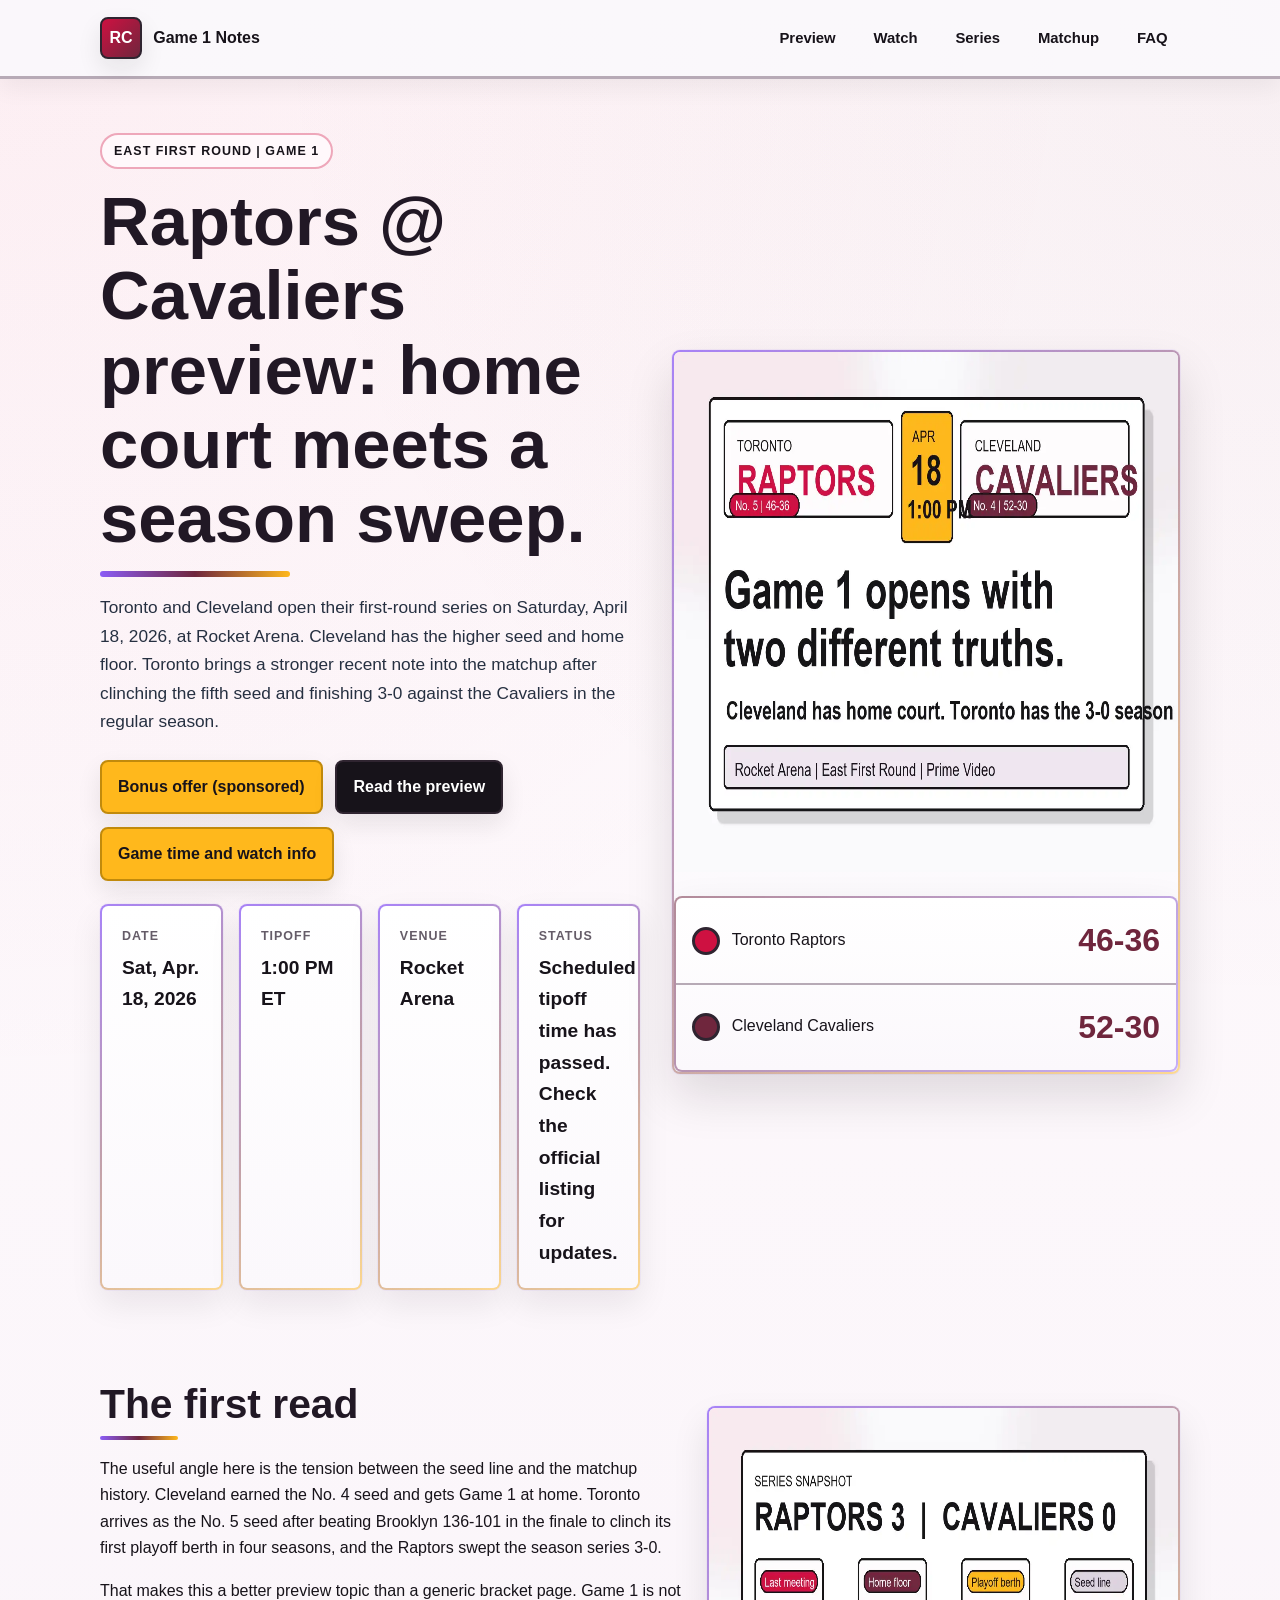
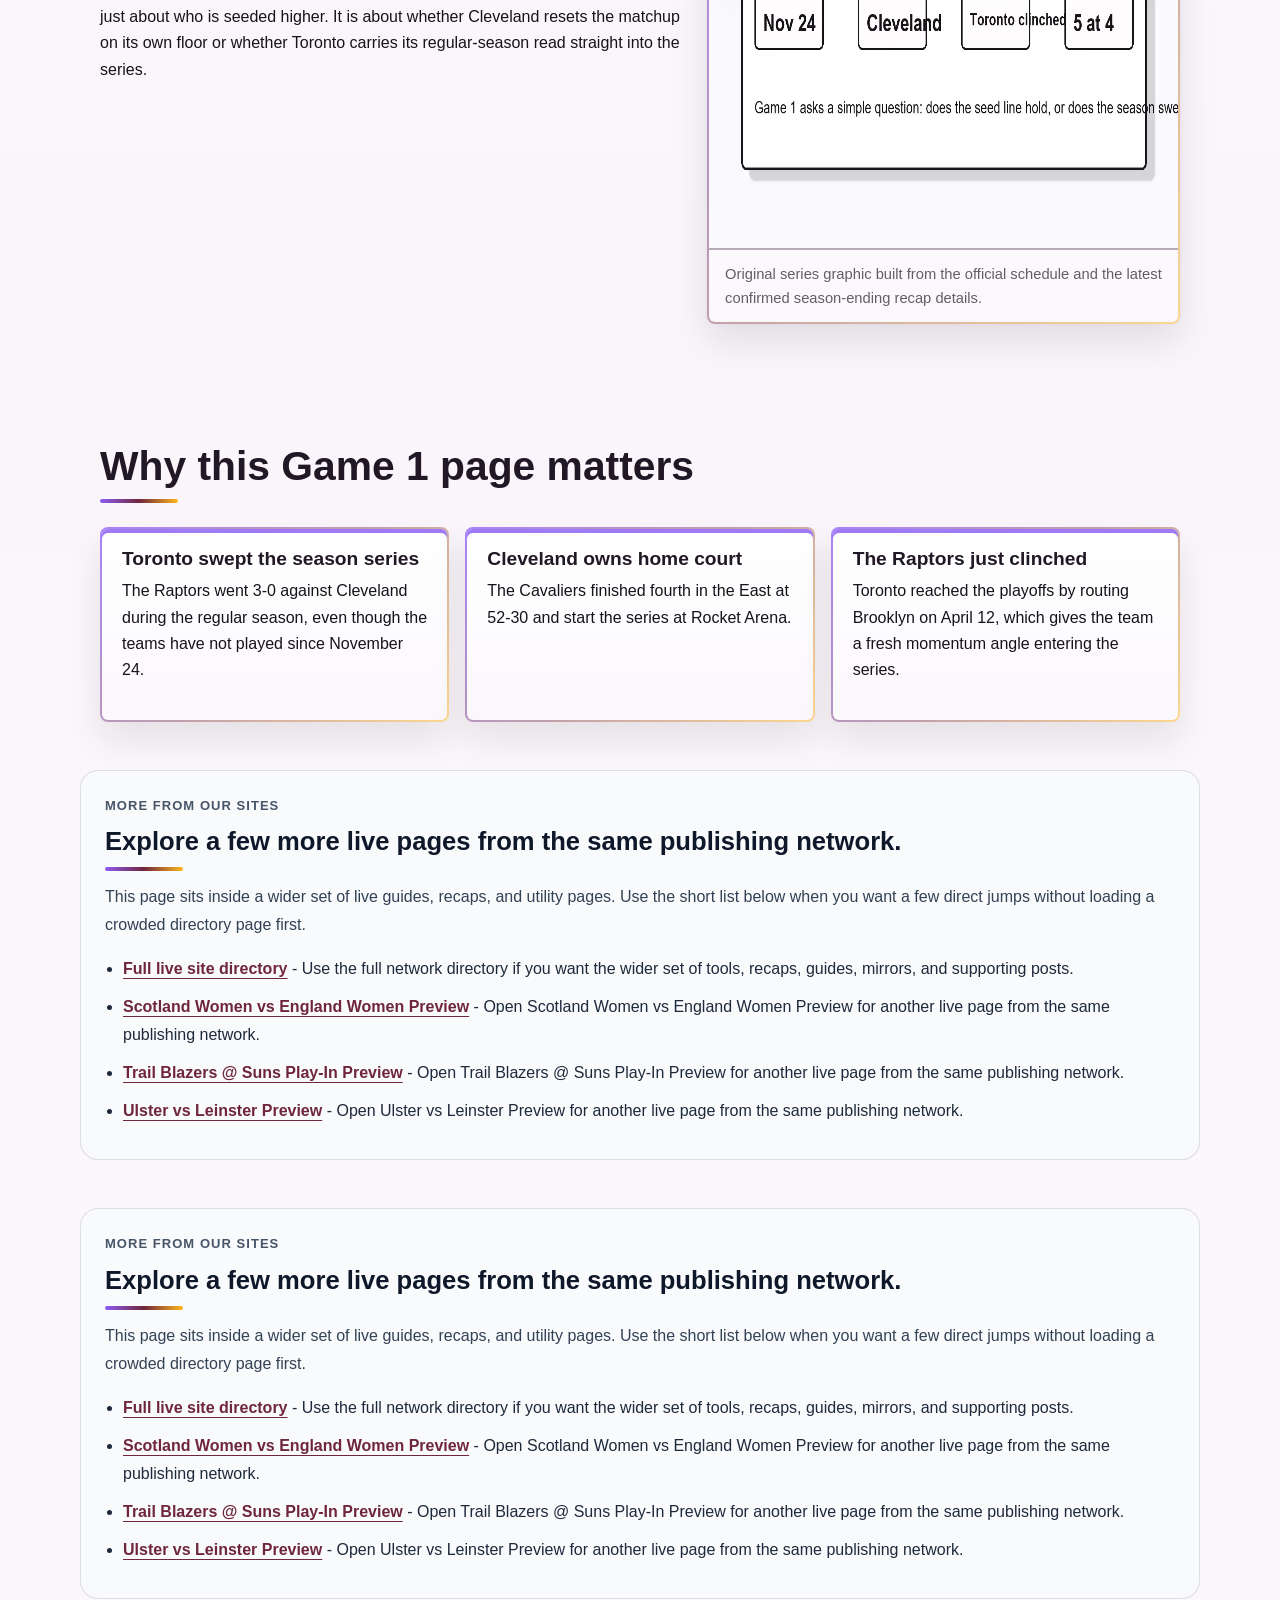
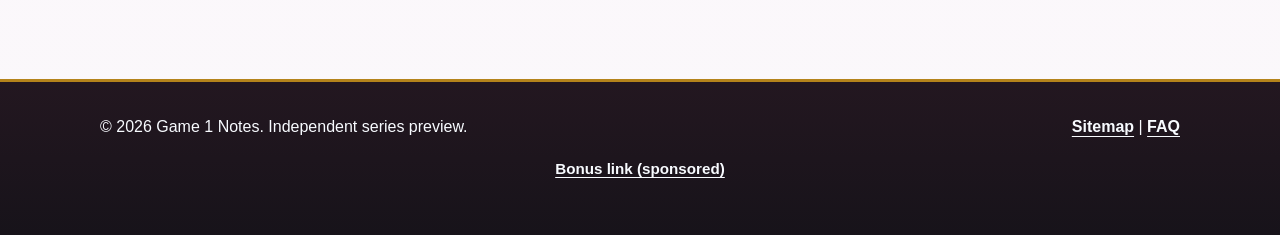
<file: index.html>
<!doctype html>
<html lang="en">
  <head>
    <meta charset="utf-8">
    <meta name="viewport" content="width=device-width, initial-scale=1">
    <meta name="google-site-verification" content="zPeMqoo2h3M_oqIertTkiu1rAj5quQBwW_J42bXbuFM">
    <title>Raptors @ Cavaliers Game 1 Preview: April 18, 2026</title>
    <meta name="description" content="Original Toronto Raptors at Cleveland Cavaliers Game 1 preview with official start time, venue, series setup, season-series context, and first-round notes.">
    <link rel="canonical" href="https://zeshanalikhan.github.io/raptors-cavaliers-first-round-game-1-preview/">
    <meta property="og:title" content="Raptors @ Cavaliers Game 1 Preview">
    <meta property="og:description" content="Toronto and Cleveland open their 2026 first-round series on April 18, with the Raptors carrying a season sweep into Rocket Arena.">
    <meta property="og:type" content="website">
    <meta property="og:url" content="https://zeshanalikhan.github.io/raptors-cavaliers-first-round-game-1-preview/">
    <meta property="og:image" content="https://zeshanalikhan.github.io/raptors-cavaliers-first-round-game-1-preview/assets/images/raptors-cavaliers-hero.webp">
    <link rel="stylesheet" href="styles.css">
    <script type="application/ld+json">
      {
        "@context": "https://schema.org",
        "@type": "SportsEvent",
        "name": "Toronto Raptors at Cleveland Cavaliers",
        "startDate": "2026-04-18T13:00:00-04:00",
        "eventStatus": "https://schema.org/EventScheduled",
        "eventAttendanceMode": "https://schema.org/OfflineEventAttendanceMode",
        "location": {
          "@type": "Place",
          "name": "Rocket Arena",
          "address": {
            "@type": "PostalAddress",
            "addressLocality": "Cleveland",
            "addressRegion": "OH",
            "addressCountry": "US"
          }
        },
        "homeTeam": {
          "@type": "SportsTeam",
          "name": "Cleveland Cavaliers"
        },
        "awayTeam": {
          "@type": "SportsTeam",
          "name": "Toronto Raptors"
        },
        "sport": "Basketball"
      }
    </script>
  </head>
  <body>
    <a class="skip-link" href="#main">Skip to content</a>
    <header class="site-header">
      <div class="nav-wrap">
        <a class="brand" href="index.html" aria-label="Raptors Cavaliers Game 1 home">
          <span class="brand-mark">RC</span>
          <span>Game 1 Notes</span>
        </a>
        <nav class="nav-links" aria-label="Main navigation">
          <a href="pages/game-preview.html">Preview</a>
          <a href="pages/how-to-watch.html">Watch</a>
          <a href="pages/series-setup.html">Series</a>
          <a href="pages/matchup-notes.html">Matchup</a>
          <a href="pages/game-faq.html">FAQ</a>
        </nav>
      </div>
    </header>

    <main id="main">
      <section class="hero">
        <div class="hero-inner">
          <div>
            <span class="eyebrow">East First Round | Game 1</span>
            <h1>Raptors @ Cavaliers preview: home court meets a season sweep.</h1>
            <p class="lede">Toronto and Cleveland open their first-round series on Saturday, April 18, 2026, at Rocket Arena. Cleveland has the higher seed and home floor. Toronto brings a stronger recent note into the matchup after clinching the fifth seed and finishing 3-0 against the Cavaliers in the regular season.</p>
            <div class="cta-row">
              <a class="button secondary" href="https://www.profitablecpmratenetwork.com/j9f627innq?key=be46e17df9e34aa3b5b8e77e88a34740" rel="nofollow sponsored noopener" target="_blank">Bonus offer (sponsored)</a>
              <a class="button" href="pages/game-preview.html">Read the preview</a>
              <a class="button secondary" href="pages/how-to-watch.html">Game time and watch info</a>
            </div>
            <div class="meta-grid" aria-label="Game quick facts">
              <div class="fact-card"><span>Date</span><strong>Sat, Apr. 18, 2026</strong></div>
              <div class="fact-card"><span>Tipoff</span><strong>1:00 PM ET</strong></div>
              <div class="fact-card"><span>Venue</span><strong>Rocket Arena</strong></div>
              <div class="fact-card"><span>Status</span><strong data-event-countdown>Checking tipoff window</strong></div>
            </div>
          </div>
          <aside class="hero-card" aria-label="Game matchup card">
            <img src="assets/images/raptors-cavaliers-hero.webp" width="720" height="520" alt="Illustrated Toronto Raptors at Cleveland Cavaliers Game 1 matchup card">
            <div class="scoreboard">
              <div class="score-row"><span><span class="team-dot tor"></span>Toronto Raptors</span><strong>46-36</strong></div>
              <div class="score-row"><span><span class="team-dot cle"></span>Cleveland Cavaliers</span><strong>52-30</strong></div>
            </div>
          </aside>
        </div>
      </section>

      <section class="section">
        <div class="two-col">
          <div>
            <h2>The first read</h2>
            <p>The useful angle here is the tension between the seed line and the matchup history. Cleveland earned the No. 4 seed and gets Game 1 at home. Toronto arrives as the No. 5 seed after beating Brooklyn 136-101 in the finale to clinch its first playoff berth in four seasons, and the Raptors swept the season series 3-0.</p>
            <p>That makes this a better preview topic than a generic bracket page. Game 1 is not just about who is seeded higher. It is about whether Cleveland resets the matchup on its own floor or whether Toronto carries its regular-season read straight into the series.</p>
          </div>
          <figure class="image-frame">
            <img src="assets/images/raptors-cavaliers-series.webp" width="720" height="440" alt="Illustrated series board for Raptors at Cavaliers showing the 3 to 0 season-series edge and Game 1 setup">
            <figcaption>Original series graphic built from the official schedule and the latest confirmed season-ending recap details.</figcaption>
          </figure>
        </div>
      </section>

      <section class="section">
        <h2>Why this Game 1 page matters</h2>
        <div class="card-grid">
          <article class="panel">
            <h3>Toronto swept the season series</h3>
            <p>The Raptors went 3-0 against Cleveland during the regular season, even though the teams have not played since November 24.</p>
          </article>
          <article class="panel">
            <h3>Cleveland owns home court</h3>
            <p>The Cavaliers finished fourth in the East at 52-30 and start the series at Rocket Arena.</p>
          </article>
          <article class="panel">
            <h3>The Raptors just clinched</h3>
            <p>Toronto reached the playoffs by routing Brooklyn on April 12, which gives the team a fresh momentum angle entering the series.</p>
          </article>
        </div>
      </section>

      <!-- NETWORK_LINKS_START -->
      <section data-network-links="true" aria-labelledby="network-links-heading" style="padding:0 0 48px;">
        <div style="width:min(1120px, calc(100% - 32px)); margin:0 auto;">
          <div style="border:1px solid rgba(15, 23, 42, 0.12); background:#f8fafc; border-radius:18px; padding:24px;">
            <p style="margin:0 0 10px; font-size:13px; font-weight:800; letter-spacing:0.08em; text-transform:uppercase; color:#475569;">More from our sites</p>
            <h2 id="network-links-heading" style="margin:0 0 12px; font-size:clamp(1.5rem, 2vw, 1.9rem); line-height:1.2; color:#0f172a;">Explore a few more live pages from the same publishing network.</h2>
            <p style="margin:0 0 16px; color:#334155; line-height:1.75;">This page sits inside a wider set of live guides, recaps, and utility pages. Use the short list below when you want a few direct jumps without loading a crowded directory page first.</p>
            <ul style="margin:0; padding-left:18px; color:#1e293b; line-height:1.75;">
          <li style="margin:0 0 10px;"><a href="https://zeshanalikhan.github.io/creator-app-hub-site/pages/site-directory.html">Full live site directory</a> - Use the full network directory if you want the wider set of tools, recaps, guides, mirrors, and supporting posts.</li>
          <li style="margin:0 0 10px;"><a href="https://zeshanalikhan.github.io/scotland-england-womens-six-nations-preview/">Scotland Women vs England Women Preview</a> - Open Scotland Women vs England Women Preview for another live page from the same publishing network.</li>
          <li style="margin:0 0 10px;"><a href="https://zeshanalikhan.github.io/trail-blazers-suns-play-in-preview/">Trail Blazers @ Suns Play-In Preview</a> - Open Trail Blazers @ Suns Play-In Preview for another live page from the same publishing network.</li>
          <li style="margin:0 0 10px;"><a href="https://zeshanalikhan.github.io/ulster-leinster-urc-preview/">Ulster vs Leinster Preview</a> - Open Ulster vs Leinster Preview for another live page from the same publishing network.</li>
            </ul>
          </div>
        </div>
      </section>
      <!-- NETWORK_LINKS_END -->
    
      <!-- NETWORK_LINKS_START -->
      <section data-network-links="true" aria-labelledby="network-links-heading" style="padding:0 0 48px;">
        <div style="width:min(1120px, calc(100% - 32px)); margin:0 auto;">
          <div style="border:1px solid rgba(15, 23, 42, 0.12); background:#f8fafc; border-radius:18px; padding:24px;">
            <p style="margin:0 0 10px; font-size:13px; font-weight:800; letter-spacing:0.08em; text-transform:uppercase; color:#475569;">More from our sites</p>
            <h2 id="network-links-heading" style="margin:0 0 12px; font-size:clamp(1.5rem, 2vw, 1.9rem); line-height:1.2; color:#0f172a;">Explore a few more live pages from the same publishing network.</h2>
            <p style="margin:0 0 16px; color:#334155; line-height:1.75;">This page sits inside a wider set of live guides, recaps, and utility pages. Use the short list below when you want a few direct jumps without loading a crowded directory page first.</p>
            <ul style="margin:0; padding-left:18px; color:#1e293b; line-height:1.75;">
          <li style="margin:0 0 10px;"><a href="https://zeshanalikhan.github.io/creator-app-hub-site/pages/site-directory.html">Full live site directory</a> - Use the full network directory if you want the wider set of tools, recaps, guides, mirrors, and supporting posts.</li>
          <li style="margin:0 0 10px;"><a href="https://zeshanalikhan.github.io/scotland-england-womens-six-nations-preview/">Scotland Women vs England Women Preview</a> - Open Scotland Women vs England Women Preview for another live page from the same publishing network.</li>
          <li style="margin:0 0 10px;"><a href="https://zeshanalikhan.github.io/trail-blazers-suns-play-in-preview/">Trail Blazers @ Suns Play-In Preview</a> - Open Trail Blazers @ Suns Play-In Preview for another live page from the same publishing network.</li>
          <li style="margin:0 0 10px;"><a href="https://zeshanalikhan.github.io/ulster-leinster-urc-preview/">Ulster vs Leinster Preview</a> - Open Ulster vs Leinster Preview for another live page from the same publishing network.</li>
            </ul>
          </div>
        </div>
      </section>
      <!-- NETWORK_LINKS_END -->
    </main>

    <footer class="site-footer">
      <div class="footer-inner">
        <p>&copy; <span data-year>2026</span> Game 1 Notes. Independent series preview.</p>
        <p><a href="sitemap.xml">Sitemap</a> | <a href="pages/game-faq.html">FAQ</a></p>
      </div>
      <div class="adsterra-link-wrap">
        <a class="adsterra-link" href="https://www.profitablecpmratenetwork.com/j9f627innq?key=be46e17df9e34aa3b5b8e77e88a34740" rel="nofollow sponsored noopener" target="_blank">Bonus link (sponsored)</a>
      </div>
    </footer>
    <script src="app.js" defer></script>
  </body>
</html>
</file>
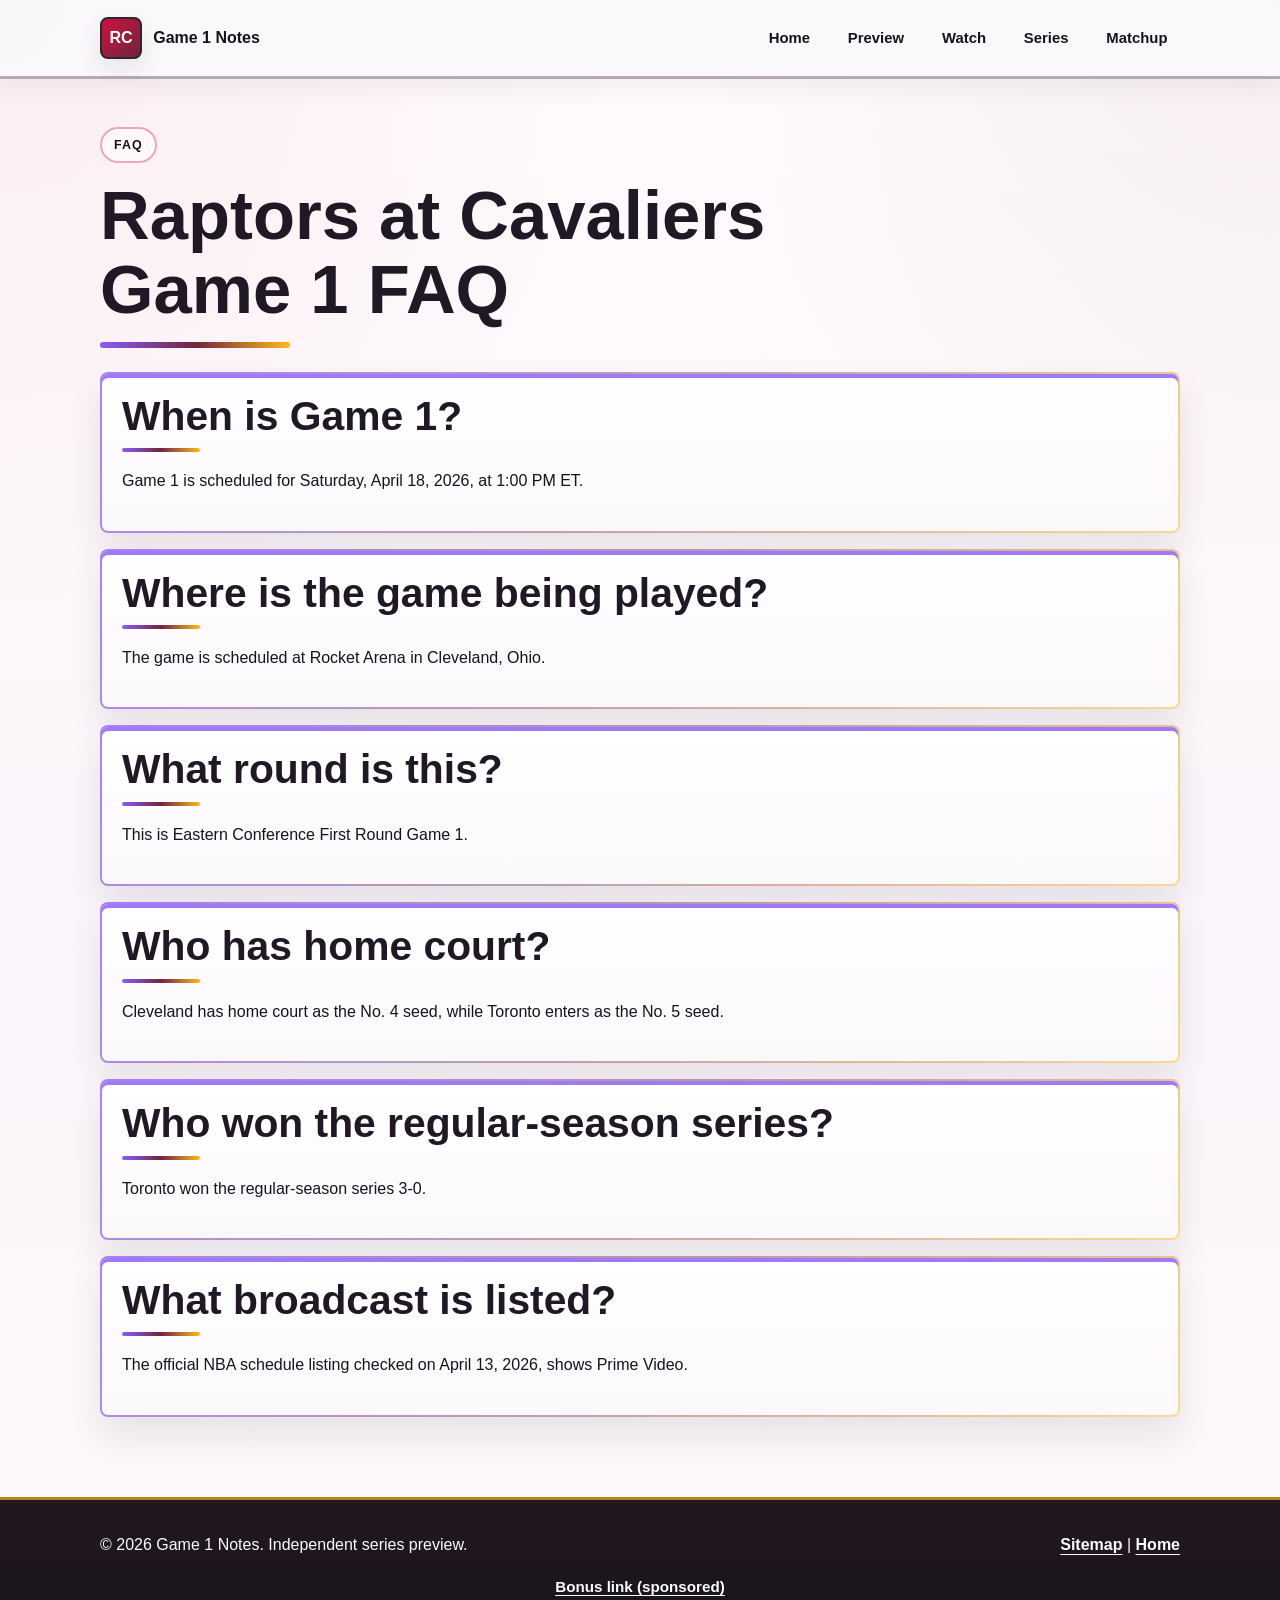
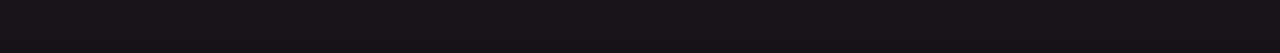
<file: pages/game-faq.html>
<!doctype html>
<html lang="en">
  <head>
    <meta charset="utf-8">
    <meta name="viewport" content="width=device-width, initial-scale=1">
    <meta name="google-site-verification" content="zPeMqoo2h3M_oqIertTkiu1rAj5quQBwW_J42bXbuFM">
    <title>Raptors @ Cavaliers Game 1 FAQ</title>
    <meta name="description" content="Quick answers about Raptors at Cavaliers Game 1, including date, tipoff, venue, round, seed context, and the 3-0 regular-season series.">
    <link rel="canonical" href="https://zeshanalikhan.github.io/raptors-cavaliers-first-round-game-1-preview/pages/game-faq.html">
    <meta property="og:title" content="Raptors @ Cavaliers Game 1 FAQ">
    <meta property="og:description" content="Fast answers about Toronto at Cleveland in Game 1 of the 2026 first round.">
    <meta property="og:type" content="article">
    <meta property="og:url" content="https://zeshanalikhan.github.io/raptors-cavaliers-first-round-game-1-preview/pages/game-faq.html">
    <link rel="stylesheet" href="../styles.css">
    <script type="application/ld+json">
      {
        "@context": "https://schema.org",
        "@type": "FAQPage",
        "mainEntity": [
          {
            "@type": "Question",
            "name": "When is Raptors at Cavaliers Game 1?",
            "acceptedAnswer": {
              "@type": "Answer",
              "text": "Game 1 is scheduled for Saturday, April 18, 2026, at 1:00 PM ET."
            }
          },
          {
            "@type": "Question",
            "name": "Where is the game being played?",
            "acceptedAnswer": {
              "@type": "Answer",
              "text": "The game is scheduled at Rocket Arena in Cleveland, Ohio."
            }
          },
          {
            "@type": "Question",
            "name": "What round is this?",
            "acceptedAnswer": {
              "@type": "Answer",
              "text": "This is Eastern Conference First Round Game 1."
            }
          },
          {
            "@type": "Question",
            "name": "Who has home court?",
            "acceptedAnswer": {
              "@type": "Answer",
              "text": "Cleveland has home court because the Cavaliers are the No. 4 seed and the Raptors are the No. 5 seed."
            }
          },
          {
            "@type": "Question",
            "name": "Who won the regular-season series?",
            "acceptedAnswer": {
              "@type": "Answer",
              "text": "Toronto won the regular-season series 3-0."
            }
          },
          {
            "@type": "Question",
            "name": "What broadcast is listed?",
            "acceptedAnswer": {
              "@type": "Answer",
              "text": "The official NBA schedule listing checked on April 13, 2026, shows Prime Video."
            }
          }
        ]
      }
    </script>
  </head>
  <body>
    <header class="site-header">
      <div class="nav-wrap">
        <a class="brand" href="../index.html">
          <span class="brand-mark">RC</span>
          <span>Game 1 Notes</span>
        </a>
        <nav class="nav-links" aria-label="Main navigation">
          <a href="../index.html">Home</a>
          <a href="game-preview.html">Preview</a>
          <a href="how-to-watch.html">Watch</a>
          <a href="series-setup.html">Series</a>
          <a href="matchup-notes.html">Matchup</a>
        </nav>
      </div>
    </header>

    <main class="section article-shell">
      <span class="eyebrow">FAQ</span>
      <h1>Raptors at Cavaliers Game 1 FAQ</h1>
      <div class="faq-list">
        <article class="panel">
          <h2>When is Game 1?</h2>
          <p>Game 1 is scheduled for Saturday, April 18, 2026, at 1:00 PM ET.</p>
        </article>
        <article class="panel">
          <h2>Where is the game being played?</h2>
          <p>The game is scheduled at Rocket Arena in Cleveland, Ohio.</p>
        </article>
        <article class="panel">
          <h2>What round is this?</h2>
          <p>This is Eastern Conference First Round Game 1.</p>
        </article>
        <article class="panel">
          <h2>Who has home court?</h2>
          <p>Cleveland has home court as the No. 4 seed, while Toronto enters as the No. 5 seed.</p>
        </article>
        <article class="panel">
          <h2>Who won the regular-season series?</h2>
          <p>Toronto won the regular-season series 3-0.</p>
        </article>
        <article class="panel">
          <h2>What broadcast is listed?</h2>
          <p>The official NBA schedule listing checked on April 13, 2026, shows Prime Video.</p>
        </article>
      </div>
    </main>

    <footer class="site-footer">
      <div class="footer-inner">
        <p>&copy; <span data-year>2026</span> Game 1 Notes. Independent series preview.</p>
        <p><a href="../sitemap.xml">Sitemap</a> | <a href="../index.html">Home</a></p>
      </div>
      <div class="adsterra-link-wrap">
        <a class="adsterra-link" href="https://www.profitablecpmratenetwork.com/j9f627innq?key=be46e17df9e34aa3b5b8e77e88a34740" rel="nofollow sponsored noopener" target="_blank">Bonus link (sponsored)</a>
      </div>
    </footer>
    <script src="../app.js" defer></script>
  </body>
</html>
</file>
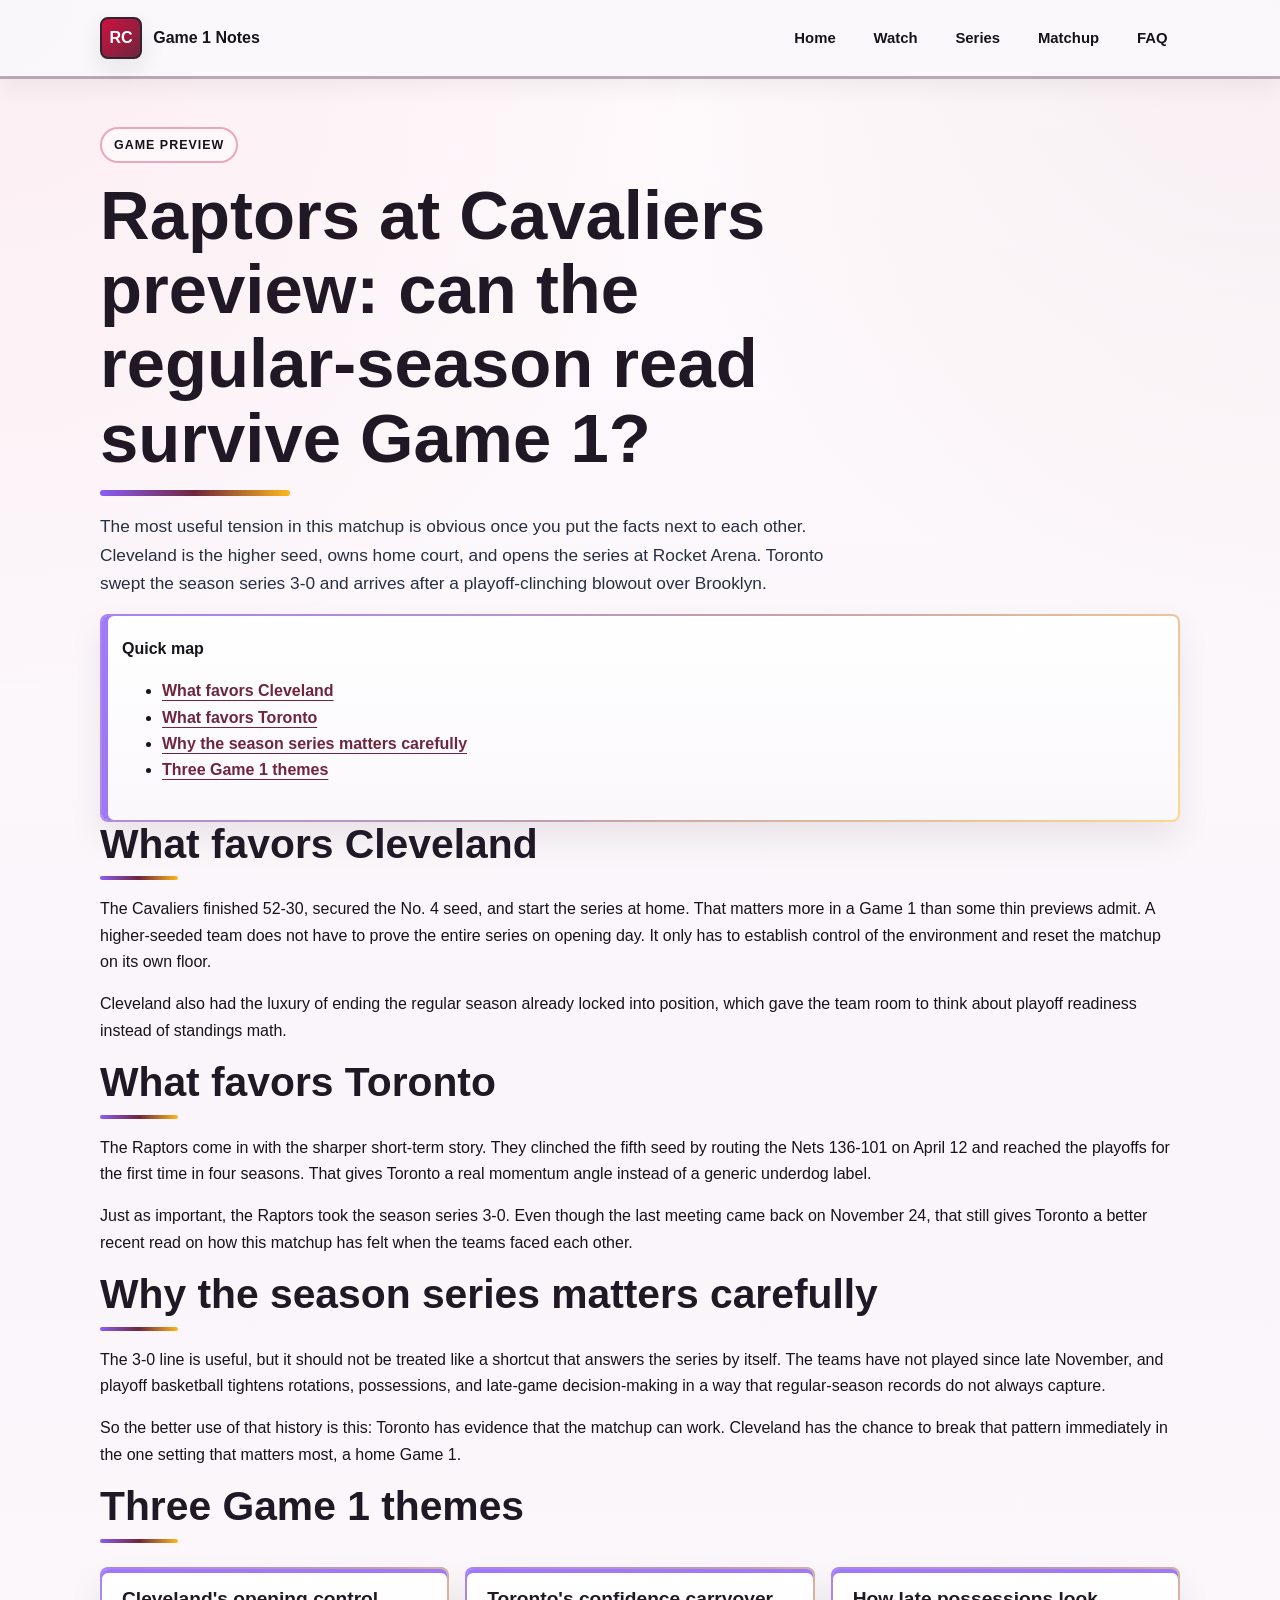
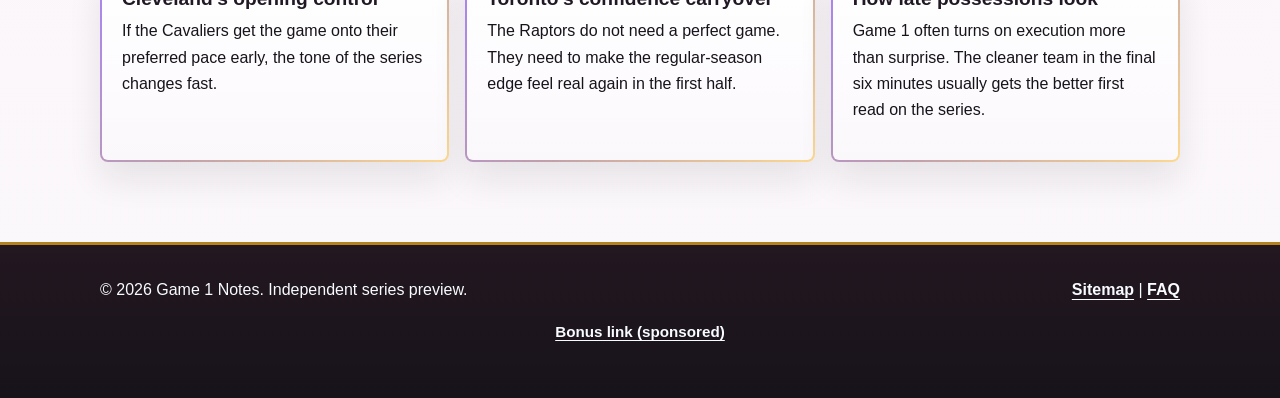
<file: pages/game-preview.html>
<!doctype html>
<html lang="en">
  <head>
    <meta charset="utf-8">
    <meta name="viewport" content="width=device-width, initial-scale=1">
    <meta name="google-site-verification" content="zPeMqoo2h3M_oqIertTkiu1rAj5quQBwW_J42bXbuFM">
    <title>Raptors @ Cavaliers Game 1 Preview</title>
    <meta name="description" content="Original Raptors at Cavaliers Game 1 preview focused on home court, Toronto's season sweep, and the most useful first-round themes to watch.">
    <link rel="canonical" href="https://zeshanalikhan.github.io/raptors-cavaliers-first-round-game-1-preview/pages/game-preview.html">
    <meta property="og:title" content="Raptors @ Cavaliers Game 1 Preview">
    <meta property="og:description" content="The main Game 1 themes before Toronto opens the series in Cleveland.">
    <meta property="og:type" content="article">
    <meta property="og:url" content="https://zeshanalikhan.github.io/raptors-cavaliers-first-round-game-1-preview/pages/game-preview.html">
    <meta property="og:image" content="https://zeshanalikhan.github.io/raptors-cavaliers-first-round-game-1-preview/assets/images/raptors-cavaliers-hero.webp">
    <link rel="stylesheet" href="../styles.css">
    <script type="application/ld+json">
      {
        "@context": "https://schema.org",
        "@type": "Article",
        "headline": "Raptors at Cavaliers Game 1 preview",
        "description": "Original Raptors at Cavaliers Game 1 preview focused on home court, Toronto's season sweep, and the most useful first-round themes to watch.",
        "datePublished": "2026-04-13",
        "dateModified": "2026-04-13",
        "author": {
          "@type": "Person",
          "name": "OpenAI Codex"
        },
        "publisher": {
          "@type": "Organization",
          "name": "Game 1 Notes"
        },
        "mainEntityOfPage": "https://zeshanalikhan.github.io/raptors-cavaliers-first-round-game-1-preview/pages/game-preview.html"
      }
    </script>
  </head>
  <body>
    <header class="site-header">
      <div class="nav-wrap">
        <a class="brand" href="../index.html">
          <span class="brand-mark">RC</span>
          <span>Game 1 Notes</span>
        </a>
        <nav class="nav-links" aria-label="Main navigation">
          <a href="../index.html">Home</a>
          <a href="how-to-watch.html">Watch</a>
          <a href="series-setup.html">Series</a>
          <a href="matchup-notes.html">Matchup</a>
          <a href="game-faq.html">FAQ</a>
        </nav>
      </div>
    </header>

    <main class="section article-shell">
      <span class="eyebrow">Game preview</span>
      <h1>Raptors at Cavaliers preview: can the regular-season read survive Game 1?</h1>
      <p class="lede">The most useful tension in this matchup is obvious once you put the facts next to each other. Cleveland is the higher seed, owns home court, and opens the series at Rocket Arena. Toronto swept the season series 3-0 and arrives after a playoff-clinching blowout over Brooklyn.</p>

      <div class="toc">
        <strong>Quick map</strong>
        <ul>
          <li><a href="#cavs">What favors Cleveland</a></li>
          <li><a href="#raptors">What favors Toronto</a></li>
          <li><a href="#history">Why the season series matters carefully</a></li>
          <li><a href="#watch">Three Game 1 themes</a></li>
        </ul>
      </div>

      <section id="cavs">
        <h2>What favors Cleveland</h2>
        <p>The Cavaliers finished 52-30, secured the No. 4 seed, and start the series at home. That matters more in a Game 1 than some thin previews admit. A higher-seeded team does not have to prove the entire series on opening day. It only has to establish control of the environment and reset the matchup on its own floor.</p>
        <p>Cleveland also had the luxury of ending the regular season already locked into position, which gave the team room to think about playoff readiness instead of standings math.</p>
      </section>

      <section id="raptors">
        <h2>What favors Toronto</h2>
        <p>The Raptors come in with the sharper short-term story. They clinched the fifth seed by routing the Nets 136-101 on April 12 and reached the playoffs for the first time in four seasons. That gives Toronto a real momentum angle instead of a generic underdog label.</p>
        <p>Just as important, the Raptors took the season series 3-0. Even though the last meeting came back on November 24, that still gives Toronto a better recent read on how this matchup has felt when the teams faced each other.</p>
      </section>

      <section id="history">
        <h2>Why the season series matters carefully</h2>
        <p>The 3-0 line is useful, but it should not be treated like a shortcut that answers the series by itself. The teams have not played since late November, and playoff basketball tightens rotations, possessions, and late-game decision-making in a way that regular-season records do not always capture.</p>
        <p>So the better use of that history is this: Toronto has evidence that the matchup can work. Cleveland has the chance to break that pattern immediately in the one setting that matters most, a home Game 1.</p>
      </section>

      <section id="watch">
        <h2>Three Game 1 themes</h2>
        <div class="card-grid">
          <article class="panel">
            <h3>Cleveland's opening control</h3>
            <p>If the Cavaliers get the game onto their preferred pace early, the tone of the series changes fast.</p>
          </article>
          <article class="panel">
            <h3>Toronto's confidence carryover</h3>
            <p>The Raptors do not need a perfect game. They need to make the regular-season edge feel real again in the first half.</p>
          </article>
          <article class="panel">
            <h3>How late possessions look</h3>
            <p>Game 1 often turns on execution more than surprise. The cleaner team in the final six minutes usually gets the better first read on the series.</p>
          </article>
        </div>
      </section>
    </main>

    <footer class="site-footer">
      <div class="footer-inner">
        <p>&copy; <span data-year>2026</span> Game 1 Notes. Independent series preview.</p>
        <p><a href="../sitemap.xml">Sitemap</a> | <a href="game-faq.html">FAQ</a></p>
      </div>
      <div class="adsterra-link-wrap">
        <a class="adsterra-link" href="https://www.profitablecpmratenetwork.com/j9f627innq?key=be46e17df9e34aa3b5b8e77e88a34740" rel="nofollow sponsored noopener" target="_blank">Bonus link (sponsored)</a>
      </div>
    </footer>
    <script src="../app.js" defer></script>
  </body>
</html>
</file>
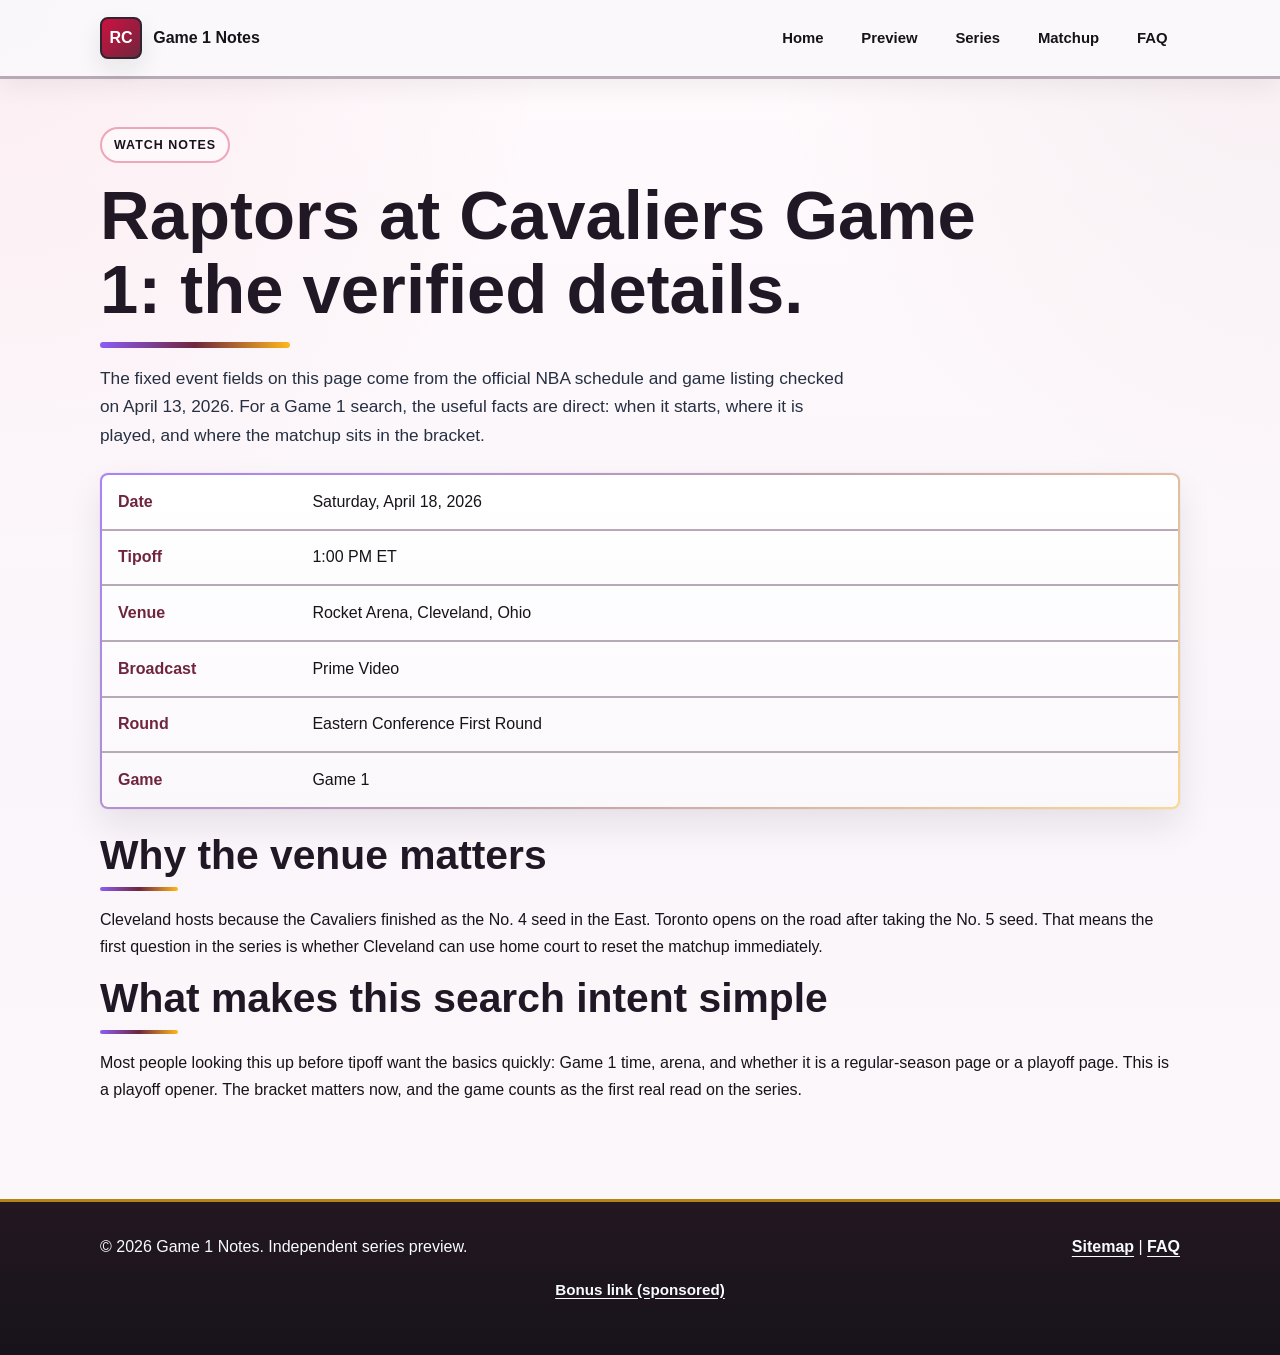
<file: pages/how-to-watch.html>
<!doctype html>
<html lang="en">
  <head>
    <meta charset="utf-8">
    <meta name="viewport" content="width=device-width, initial-scale=1">
    <meta name="google-site-verification" content="zPeMqoo2h3M_oqIertTkiu1rAj5quQBwW_J42bXbuFM">
    <title>How to Watch Raptors @ Cavaliers Game 1</title>
    <meta name="description" content="Verified Game 1 schedule details for Raptors at Cavaliers on April 18, 2026, including time, venue, round, and broadcast notes.">
    <link rel="canonical" href="https://zeshanalikhan.github.io/raptors-cavaliers-first-round-game-1-preview/pages/how-to-watch.html">
    <meta property="og:title" content="How to Watch Raptors @ Cavaliers Game 1">
    <meta property="og:description" content="Verified schedule details for Toronto at Cleveland in East first-round Game 1.">
    <meta property="og:type" content="article">
    <meta property="og:url" content="https://zeshanalikhan.github.io/raptors-cavaliers-first-round-game-1-preview/pages/how-to-watch.html">
    <link rel="stylesheet" href="../styles.css">
    <script type="application/ld+json">
      {
        "@context": "https://schema.org",
        "@type": "Article",
        "headline": "How to watch Raptors at Cavaliers Game 1",
        "description": "Verified Game 1 schedule details for Raptors at Cavaliers on April 18, 2026, including time, venue, round, and broadcast notes.",
        "datePublished": "2026-04-13",
        "dateModified": "2026-04-13",
        "author": {
          "@type": "Person",
          "name": "OpenAI Codex"
        },
        "publisher": {
          "@type": "Organization",
          "name": "Game 1 Notes"
        },
        "mainEntityOfPage": "https://zeshanalikhan.github.io/raptors-cavaliers-first-round-game-1-preview/pages/how-to-watch.html"
      }
    </script>
  </head>
  <body>
    <header class="site-header">
      <div class="nav-wrap">
        <a class="brand" href="../index.html">
          <span class="brand-mark">RC</span>
          <span>Game 1 Notes</span>
        </a>
        <nav class="nav-links" aria-label="Main navigation">
          <a href="../index.html">Home</a>
          <a href="game-preview.html">Preview</a>
          <a href="series-setup.html">Series</a>
          <a href="matchup-notes.html">Matchup</a>
          <a href="game-faq.html">FAQ</a>
        </nav>
      </div>
    </header>

    <main class="section article-shell">
      <span class="eyebrow">Watch notes</span>
      <h1>Raptors at Cavaliers Game 1: the verified details.</h1>
      <p class="lede">The fixed event fields on this page come from the official NBA schedule and game listing checked on April 13, 2026. For a Game 1 search, the useful facts are direct: when it starts, where it is played, and where the matchup sits in the bracket.</p>

      <div class="stat-table">
        <div class="table-row"><strong>Date</strong><span>Saturday, April 18, 2026</span></div>
        <div class="table-row"><strong>Tipoff</strong><span>1:00 PM ET</span></div>
        <div class="table-row"><strong>Venue</strong><span>Rocket Arena, Cleveland, Ohio</span></div>
        <div class="table-row"><strong>Broadcast</strong><span>Prime Video</span></div>
        <div class="table-row"><strong>Round</strong><span>Eastern Conference First Round</span></div>
        <div class="table-row"><strong>Game</strong><span>Game 1</span></div>
      </div>

      <section>
        <h2>Why the venue matters</h2>
        <p>Cleveland hosts because the Cavaliers finished as the No. 4 seed in the East. Toronto opens on the road after taking the No. 5 seed. That means the first question in the series is whether Cleveland can use home court to reset the matchup immediately.</p>
      </section>

      <section>
        <h2>What makes this search intent simple</h2>
        <p>Most people looking this up before tipoff want the basics quickly: Game 1 time, arena, and whether it is a regular-season page or a playoff page. This is a playoff opener. The bracket matters now, and the game counts as the first real read on the series.</p>
      </section>
    </main>

    <footer class="site-footer">
      <div class="footer-inner">
        <p>&copy; <span data-year>2026</span> Game 1 Notes. Independent series preview.</p>
        <p><a href="../sitemap.xml">Sitemap</a> | <a href="game-faq.html">FAQ</a></p>
      </div>
      <div class="adsterra-link-wrap">
        <a class="adsterra-link" href="https://www.profitablecpmratenetwork.com/j9f627innq?key=be46e17df9e34aa3b5b8e77e88a34740" rel="nofollow sponsored noopener" target="_blank">Bonus link (sponsored)</a>
      </div>
    </footer>
    <script src="../app.js" defer></script>
  </body>
</html>
</file>
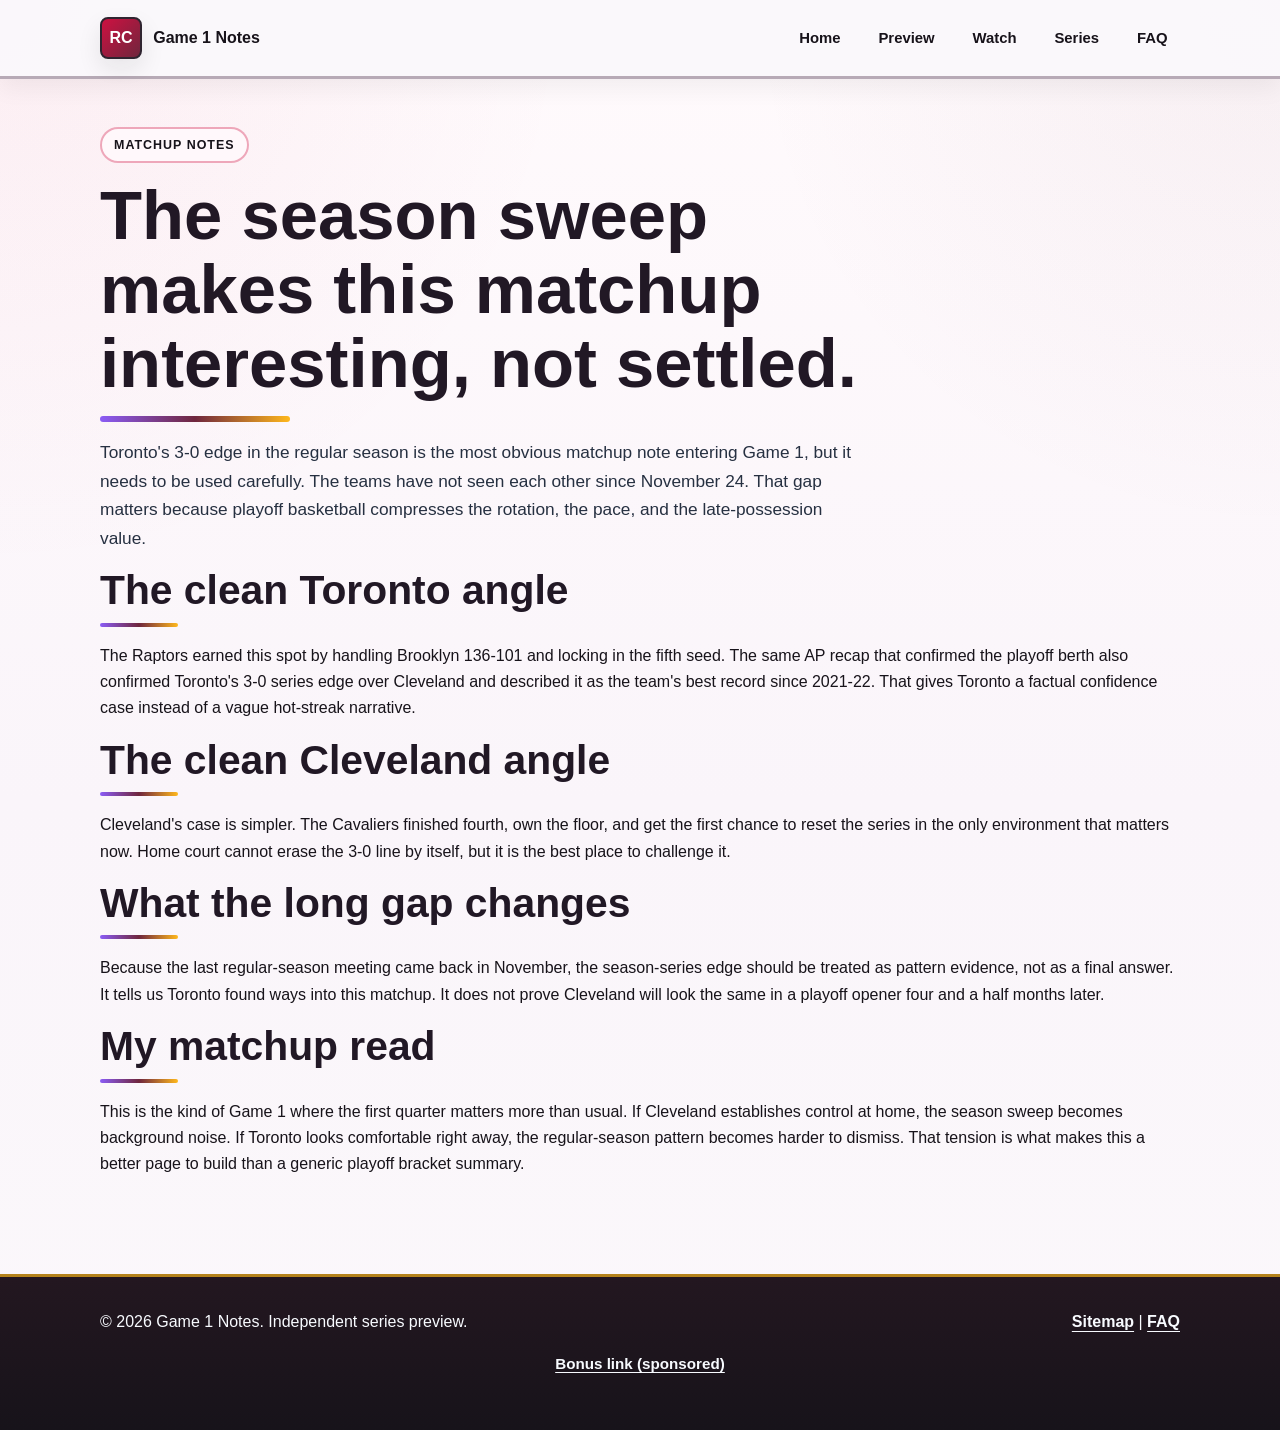
<file: pages/matchup-notes.html>
<!doctype html>
<html lang="en">
  <head>
    <meta charset="utf-8">
    <meta name="viewport" content="width=device-width, initial-scale=1">
    <meta name="google-site-verification" content="zPeMqoo2h3M_oqIertTkiu1rAj5quQBwW_J42bXbuFM">
    <title>Raptors @ Cavaliers Matchup Notes</title>
    <meta name="description" content="Matchup notes for Raptors at Cavaliers Game 1 built from the regular-season sweep, the playoff seed line, and the latest confirmed team context.">
    <link rel="canonical" href="https://zeshanalikhan.github.io/raptors-cavaliers-first-round-game-1-preview/pages/matchup-notes.html">
    <meta property="og:title" content="Raptors @ Cavaliers Matchup Notes">
    <meta property="og:description" content="What the season series and latest team context tell us before Game 1.">
    <meta property="og:type" content="article">
    <meta property="og:url" content="https://zeshanalikhan.github.io/raptors-cavaliers-first-round-game-1-preview/pages/matchup-notes.html">
    <meta property="og:image" content="https://zeshanalikhan.github.io/raptors-cavaliers-first-round-game-1-preview/assets/images/raptors-cavaliers-series.webp">
    <link rel="stylesheet" href="../styles.css">
    <script type="application/ld+json">
      {
        "@context": "https://schema.org",
        "@type": "Article",
        "headline": "Raptors at Cavaliers matchup notes",
        "description": "Matchup notes for Raptors at Cavaliers Game 1 built from the regular-season sweep, the playoff seed line, and the latest confirmed team context.",
        "datePublished": "2026-04-13",
        "dateModified": "2026-04-13",
        "author": {
          "@type": "Person",
          "name": "OpenAI Codex"
        },
        "publisher": {
          "@type": "Organization",
          "name": "Game 1 Notes"
        },
        "mainEntityOfPage": "https://zeshanalikhan.github.io/raptors-cavaliers-first-round-game-1-preview/pages/matchup-notes.html"
      }
    </script>
  </head>
  <body>
    <header class="site-header">
      <div class="nav-wrap">
        <a class="brand" href="../index.html">
          <span class="brand-mark">RC</span>
          <span>Game 1 Notes</span>
        </a>
        <nav class="nav-links" aria-label="Main navigation">
          <a href="../index.html">Home</a>
          <a href="game-preview.html">Preview</a>
          <a href="how-to-watch.html">Watch</a>
          <a href="series-setup.html">Series</a>
          <a href="game-faq.html">FAQ</a>
        </nav>
      </div>
    </header>

    <main class="section article-shell">
      <span class="eyebrow">Matchup notes</span>
      <h1>The season sweep makes this matchup interesting, not settled.</h1>
      <p class="lede">Toronto's 3-0 edge in the regular season is the most obvious matchup note entering Game 1, but it needs to be used carefully. The teams have not seen each other since November 24. That gap matters because playoff basketball compresses the rotation, the pace, and the late-possession value.</p>

      <section>
        <h2>The clean Toronto angle</h2>
        <p>The Raptors earned this spot by handling Brooklyn 136-101 and locking in the fifth seed. The same AP recap that confirmed the playoff berth also confirmed Toronto's 3-0 series edge over Cleveland and described it as the team's best record since 2021-22. That gives Toronto a factual confidence case instead of a vague hot-streak narrative.</p>
      </section>

      <section>
        <h2>The clean Cleveland angle</h2>
        <p>Cleveland's case is simpler. The Cavaliers finished fourth, own the floor, and get the first chance to reset the series in the only environment that matters now. Home court cannot erase the 3-0 line by itself, but it is the best place to challenge it.</p>
      </section>

      <section>
        <h2>What the long gap changes</h2>
        <p>Because the last regular-season meeting came back in November, the season-series edge should be treated as pattern evidence, not as a final answer. It tells us Toronto found ways into this matchup. It does not prove Cleveland will look the same in a playoff opener four and a half months later.</p>
      </section>

      <section>
        <h2>My matchup read</h2>
        <p>This is the kind of Game 1 where the first quarter matters more than usual. If Cleveland establishes control at home, the season sweep becomes background noise. If Toronto looks comfortable right away, the regular-season pattern becomes harder to dismiss. That tension is what makes this a better page to build than a generic playoff bracket summary.</p>
      </section>
    </main>

    <footer class="site-footer">
      <div class="footer-inner">
        <p>&copy; <span data-year>2026</span> Game 1 Notes. Independent series preview.</p>
        <p><a href="../sitemap.xml">Sitemap</a> | <a href="game-faq.html">FAQ</a></p>
      </div>
      <div class="adsterra-link-wrap">
        <a class="adsterra-link" href="https://www.profitablecpmratenetwork.com/j9f627innq?key=be46e17df9e34aa3b5b8e77e88a34740" rel="nofollow sponsored noopener" target="_blank">Bonus link (sponsored)</a>
      </div>
    </footer>
    <script src="../app.js" defer></script>
  </body>
</html>
</file>
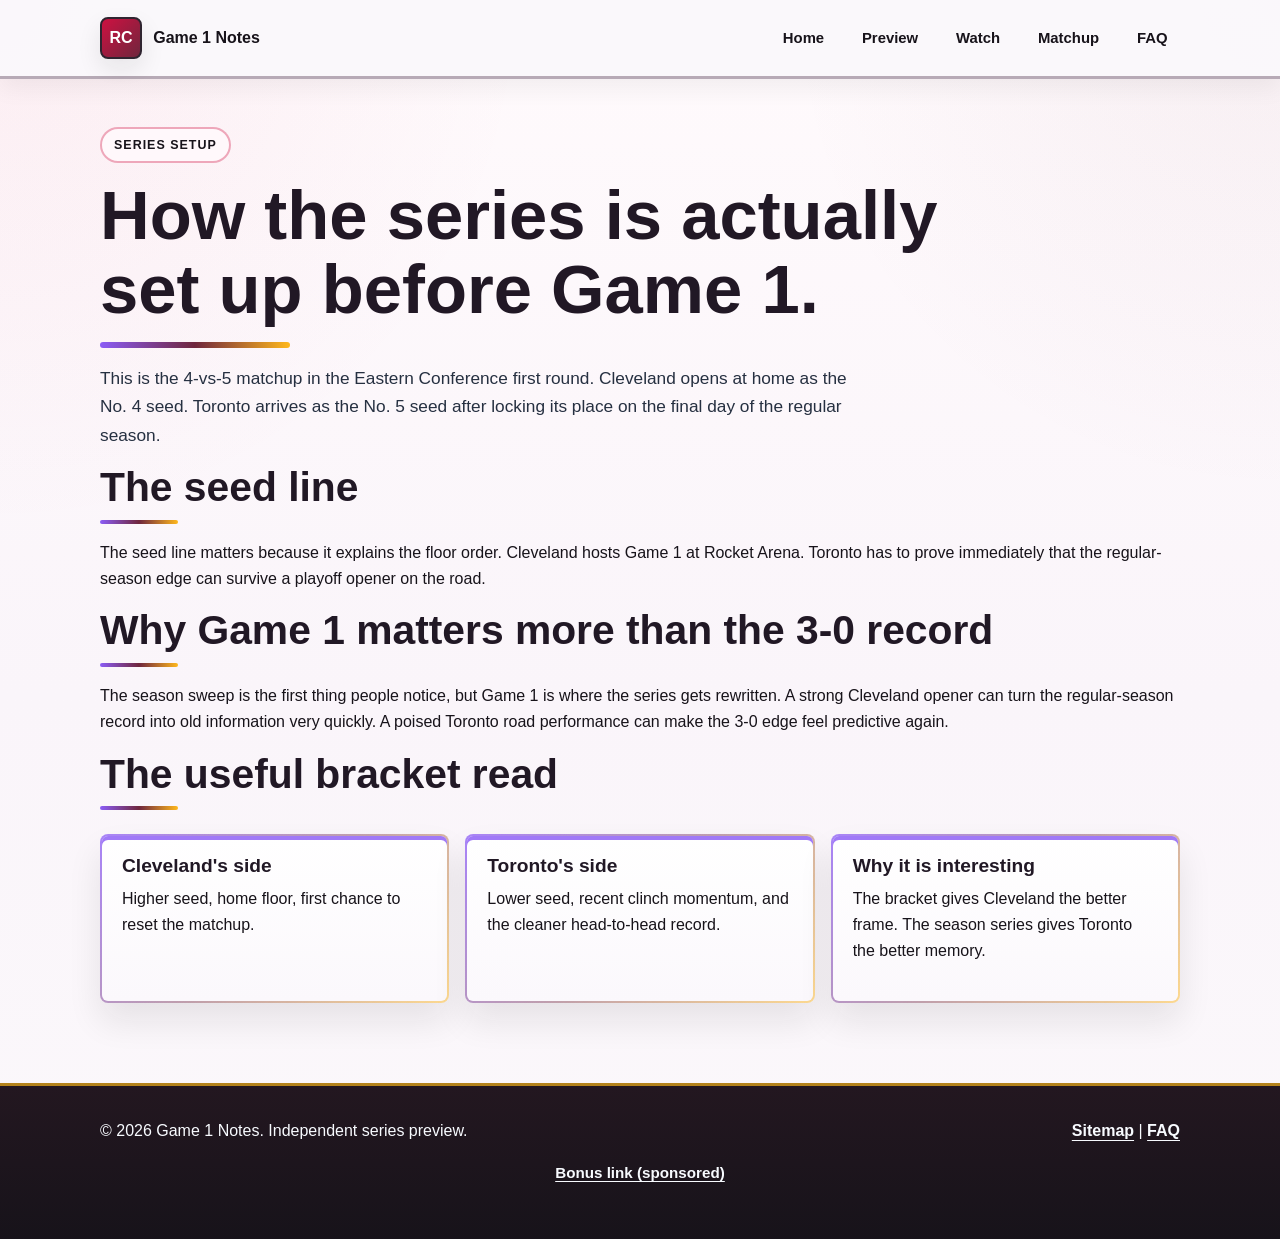
<file: pages/series-setup.html>
<!doctype html>
<html lang="en">
  <head>
    <meta charset="utf-8">
    <meta name="viewport" content="width=device-width, initial-scale=1">
    <meta name="google-site-verification" content="zPeMqoo2h3M_oqIertTkiu1rAj5quQBwW_J42bXbuFM">
    <title>Raptors @ Cavaliers Series Setup</title>
    <meta name="description" content="A clean explanation of the Raptors-Cavaliers first-round setup, including seed line, home court, and why Game 1 matters more than the regular-season sweep.">
    <link rel="canonical" href="https://zeshanalikhan.github.io/raptors-cavaliers-first-round-game-1-preview/pages/series-setup.html">
    <meta property="og:title" content="Raptors @ Cavaliers Series Setup">
    <meta property="og:description" content="How the Raptors-Cavaliers first-round series is set up before Game 1.">
    <meta property="og:type" content="article">
    <meta property="og:url" content="https://zeshanalikhan.github.io/raptors-cavaliers-first-round-game-1-preview/pages/series-setup.html">
    <link rel="stylesheet" href="../styles.css">
    <script type="application/ld+json">
      {
        "@context": "https://schema.org",
        "@type": "Article",
        "headline": "Raptors at Cavaliers series setup",
        "description": "A clean explanation of the Raptors-Cavaliers first-round setup, including seed line, home court, and why Game 1 matters more than the regular-season sweep.",
        "datePublished": "2026-04-13",
        "dateModified": "2026-04-13",
        "author": {
          "@type": "Person",
          "name": "OpenAI Codex"
        },
        "publisher": {
          "@type": "Organization",
          "name": "Game 1 Notes"
        },
        "mainEntityOfPage": "https://zeshanalikhan.github.io/raptors-cavaliers-first-round-game-1-preview/pages/series-setup.html"
      }
    </script>
  </head>
  <body>
    <header class="site-header">
      <div class="nav-wrap">
        <a class="brand" href="../index.html">
          <span class="brand-mark">RC</span>
          <span>Game 1 Notes</span>
        </a>
        <nav class="nav-links" aria-label="Main navigation">
          <a href="../index.html">Home</a>
          <a href="game-preview.html">Preview</a>
          <a href="how-to-watch.html">Watch</a>
          <a href="matchup-notes.html">Matchup</a>
          <a href="game-faq.html">FAQ</a>
        </nav>
      </div>
    </header>

    <main class="section article-shell">
      <span class="eyebrow">Series setup</span>
      <h1>How the series is actually set up before Game 1.</h1>
      <p class="lede">This is the 4-vs-5 matchup in the Eastern Conference first round. Cleveland opens at home as the No. 4 seed. Toronto arrives as the No. 5 seed after locking its place on the final day of the regular season.</p>

      <section>
        <h2>The seed line</h2>
        <p>The seed line matters because it explains the floor order. Cleveland hosts Game 1 at Rocket Arena. Toronto has to prove immediately that the regular-season edge can survive a playoff opener on the road.</p>
      </section>

      <section>
        <h2>Why Game 1 matters more than the 3-0 record</h2>
        <p>The season sweep is the first thing people notice, but Game 1 is where the series gets rewritten. A strong Cleveland opener can turn the regular-season record into old information very quickly. A poised Toronto road performance can make the 3-0 edge feel predictive again.</p>
      </section>

      <section>
        <h2>The useful bracket read</h2>
        <div class="card-grid">
          <article class="panel">
            <h3>Cleveland's side</h3>
            <p>Higher seed, home floor, first chance to reset the matchup.</p>
          </article>
          <article class="panel">
            <h3>Toronto's side</h3>
            <p>Lower seed, recent clinch momentum, and the cleaner head-to-head record.</p>
          </article>
          <article class="panel">
            <h3>Why it is interesting</h3>
            <p>The bracket gives Cleveland the better frame. The season series gives Toronto the better memory.</p>
          </article>
        </div>
      </section>
    </main>

    <footer class="site-footer">
      <div class="footer-inner">
        <p>&copy; <span data-year>2026</span> Game 1 Notes. Independent series preview.</p>
        <p><a href="../sitemap.xml">Sitemap</a> | <a href="game-faq.html">FAQ</a></p>
      </div>
      <div class="adsterra-link-wrap">
        <a class="adsterra-link" href="https://www.profitablecpmratenetwork.com/j9f627innq?key=be46e17df9e34aa3b5b8e77e88a34740" rel="nofollow sponsored noopener" target="_blank">Bonus link (sponsored)</a>
      </div>
    </footer>
    <script src="../app.js" defer></script>
  </body>
</html>
</file>
<file: styles.css>
:root {
  --ink: #17131a;
  --paper: #faf8fb;
  --panel: #ffffff;
  --muted: #655c68;
  --line: #2f2430;
  --line-soft: #b7aab6;
  --border-start: #8b5cf6;
  --border-end: #9d4edd;
  --border-glow: rgba(139, 92, 246, 0.16);
  --magic: #ce1141;
  --sixers: #6f263d;
  --silver: #efe7f0;
  --gold: #ffb81c;
  --shadow: 0 18px 42px rgba(23, 19, 26, 0.12);
  --soft-shadow: 0 10px 24px rgba(23, 19, 26, 0.09);
}

* {
  box-sizing: border-box;
}

html {
  scroll-behavior: smooth;
}

body {
  margin: 0;
  background:
    radial-gradient(circle at top left, rgba(206, 17, 65, 0.05), transparent 30%),
    radial-gradient(circle at top right, rgba(111, 38, 61, 0.05), transparent 28%),
    linear-gradient(180deg, #fffafc, #faf5fa 56%, #fbf8fb 100%);
  color: var(--ink);
  font-family: Arial, Helvetica, sans-serif;
  line-height: 1.65;
}

img {
  display: block;
  max-width: 100%;
}

a {
  color: var(--sixers);
  font-weight: 800;
  text-underline-offset: 0.24em;
}

a:hover {
  color: var(--magic);
}

.skip-link {
  left: 1rem;
  position: absolute;
  top: -4rem;
  z-index: 50;
}

.skip-link:focus {
  background: var(--gold);
  border: 3px solid var(--line);
  color: var(--ink);
  padding: 0.75rem 1rem;
  top: 1rem;
}

.site-header {
  background: rgba(250, 248, 251, 0.94);
  border-bottom: 3px solid var(--line-soft);
  box-shadow: 0 10px 22px rgba(23, 19, 26, 0.05);
  position: sticky;
  top: 0;
  z-index: 20;
}

.nav-wrap,
.hero-inner,
.section,
.footer-inner {
  margin: 0 auto;
  max-width: 1120px;
  padding: 0 1.25rem;
}

.nav-wrap {
  align-items: center;
  display: flex;
  gap: 1rem;
  justify-content: space-between;
  min-height: 76px;
}

.brand {
  align-items: center;
  color: var(--ink);
  display: inline-flex;
  font-weight: 900;
  gap: 0.7rem;
  text-decoration: none;
}

.brand-mark {
  align-items: center;
  background: linear-gradient(135deg, var(--magic), var(--sixers));
  border: 2px solid var(--line);
  border-radius: 8px;
  box-shadow: var(--soft-shadow);
  color: #fff;
  display: inline-flex;
  height: 42px;
  justify-content: center;
  letter-spacing: 0;
  width: 42px;
}

.nav-links {
  align-items: center;
  display: flex;
  flex-wrap: wrap;
  gap: 0.8rem;
  justify-content: flex-end;
}

.nav-links a {
  color: var(--ink);
  font-size: 0.93rem;
  font-weight: 700;
  padding: 0.48rem 0.72rem;
  border: 1px solid transparent;
  border-radius: 999px;
  text-decoration: none;
}

.nav-links a:hover {
  background: rgba(206, 17, 65, 0.08);
  border-color: rgba(111, 38, 61, 0.18);
  text-decoration: none;
}

.hero {
  padding: 3.4rem 0 2.7rem;
}

.hero-inner {
  align-items: center;
  display: grid;
  gap: 2rem;
  grid-template-columns: minmax(0, 1.03fr) minmax(280px, 0.97fr);
}

.eyebrow {
  align-items: center;
  background: #fff8fb;
  border: 2px solid rgba(206, 17, 65, 0.35);
  border-radius: 999px;
  color: var(--ink);
  display: inline-flex;
  font-size: 0.78rem;
  font-weight: 900;
  gap: 0.45rem;
  letter-spacing: 0.08em;
  padding: 0.35rem 0.75rem;
  text-transform: uppercase;
}

h1,
h2,
h3 {
  color: #211825;
  letter-spacing: 0;
  line-height: 1.08;
  text-wrap: balance;
}

h1 {
  font-size: 4.3rem;
  font-weight: 900;
  margin: 1rem 0 1rem;
  max-width: 960px;
}

h2 {
  font-size: 2.55rem;
  font-weight: 900;
  margin: 0 0 1rem;
}

h3 {
  font-size: 1.2rem;
  font-weight: 900;
  margin: 0 0 0.55rem;
}

h1::after,
h2::after {
  background: linear-gradient(90deg, var(--border-start), var(--sixers), var(--gold));
  border-radius: 999px;
  content: "";
  display: block;
}

h1::after {
  height: 6px;
  margin-top: 0.9rem;
  width: min(190px, 34vw);
}

h2::after {
  height: 4px;
  margin-top: 0.65rem;
  width: 78px;
}

p {
  margin: 0 0 1rem;
}

.lede {
  color: #263041;
  font-size: 1.08rem;
  max-width: 760px;
}

.cta-row {
  display: flex;
  flex-wrap: wrap;
  gap: 0.8rem;
  margin: 1.5rem 0 0;
}

.button {
  align-items: center;
  background: var(--ink);
  border: 2px solid var(--line);
  border-radius: 8px;
  box-shadow: var(--soft-shadow);
  color: #fff;
  display: inline-flex;
  font-weight: 900;
  justify-content: center;
  min-height: 46px;
  padding: 0.75rem 1rem;
  text-decoration: none;
}

.button:hover {
  background: var(--sixers);
  color: #fff;
  transform: translateY(-1px);
}

.button.secondary {
  background: var(--gold);
  color: var(--ink);
  border-color: #c18a0c;
}

.hero-card,
.panel,
.fact-card,
.scoreboard,
.image-frame,
.toc,
.stat-table {
  background:
    linear-gradient(180deg, #ffffff, #fbf8fc) padding-box,
    linear-gradient(135deg, rgba(139, 92, 246, 0.75), rgba(111, 38, 61, 0.42), rgba(255, 184, 28, 0.48)) border-box;
  border: 2px solid transparent;
  border-radius: 8px;
  box-shadow: var(--shadow);
}

.hero-card {
  box-shadow: 0 22px 48px rgba(23, 19, 26, 0.13), 0 0 0 1px rgba(139, 92, 246, 0.08);
  overflow: hidden;
}

.scoreboard {
  background:
    linear-gradient(180deg, #ffffff, #fbf8fc) padding-box,
    linear-gradient(135deg, rgba(111, 38, 61, 0.52), rgba(139, 92, 246, 0.48)) border-box;
  margin-top: 1.5rem;
  overflow: hidden;
}

.score-row {
  align-items: center;
  border-top: 2px solid var(--line-soft);
  display: grid;
  gap: 1rem;
  grid-template-columns: 1fr auto;
  padding: 1rem;
}

.score-row:first-child {
  border-top: 0;
}

.score-row strong {
  font-size: 2rem;
  color: var(--sixers);
}

.team-dot {
  border: 3px solid var(--line);
  border-radius: 999px;
  display: inline-block;
  height: 28px;
  margin-right: 0.75rem;
  vertical-align: middle;
  width: 28px;
}

.team-dot.tor {
  background: var(--magic);
}

.team-dot.cle {
  background: var(--sixers);
}

.section {
  padding-bottom: 3rem;
  padding-top: 3rem;
}

.section.narrow {
  max-width: 880px;
}

.meta-grid,
.card-grid,
.two-col,
.stat-grid {
  display: grid;
  gap: 1rem;
}

.meta-grid {
  grid-template-columns: repeat(4, minmax(0, 1fr));
  margin-top: 1.4rem;
}

.card-grid {
  grid-template-columns: repeat(3, minmax(0, 1fr));
  margin-top: 1.5rem;
}

.faq-list {
  display: grid;
  gap: 1rem;
  margin-top: 1.5rem;
}

.two-col {
  align-items: start;
  grid-template-columns: minmax(0, 1fr) minmax(300px, 0.8fr);
}

.stat-grid {
  grid-template-columns: repeat(2, minmax(0, 1fr));
}

.fact-card,
.panel,
.toc {
  padding: 1.25rem;
}

.fact-card {
  box-shadow: 0 14px 32px rgba(23, 19, 26, 0.08), 0 0 0 1px rgba(139, 92, 246, 0.06);
}

.panel {
  box-shadow: 0 18px 34px rgba(23, 19, 26, 0.09), inset 0 4px 0 rgba(139, 92, 246, 0.82);
}

.toc {
  box-shadow: 0 16px 34px rgba(23, 19, 26, 0.08), inset 6px 0 0 rgba(139, 92, 246, 0.82);
}

.fact-card span {
  color: var(--muted);
  display: block;
  font-size: 0.78rem;
  font-weight: 900;
  letter-spacing: 0.08em;
  margin-bottom: 0.35rem;
  text-transform: uppercase;
}

.fact-card strong {
  font-size: 1.2rem;
}

.callout {
  background: linear-gradient(180deg, #fff7ea, #fff2d1);
  border: 2px solid rgba(255, 184, 28, 0.72);
  border-radius: 8px;
  box-shadow: var(--soft-shadow);
  margin: 1.5rem 0;
  padding: 1.25rem;
}

.image-frame {
  box-shadow: 0 18px 36px rgba(23, 19, 26, 0.1), 0 0 0 1px rgba(139, 92, 246, 0.05);
  margin: 1.5rem 0;
  overflow: hidden;
}

.image-frame figcaption {
  border-top: 2px solid var(--line-soft);
  color: var(--muted);
  font-size: 0.92rem;
  padding: 0.75rem 1rem;
}

.stat-table {
  margin: 1.5rem 0;
  overflow: hidden;
  width: 100%;
  box-shadow: 0 16px 34px rgba(23, 19, 26, 0.09), 0 0 0 1px rgba(139, 92, 246, 0.05);
}

.table-row {
  border-bottom: 2px solid var(--line-soft);
  display: grid;
  gap: 0.9rem;
  grid-template-columns: minmax(130px, 180px) 1fr;
  padding: 0.85rem 1rem;
}

.table-row:last-child {
  border-bottom: 0;
}

.table-row strong {
  color: var(--sixers);
  font-weight: 900;
}

.stat-table th,
.stat-table td {
  border-bottom: 3px solid var(--line);
  padding: 0.85rem;
  text-align: left;
}

.stat-table tr:last-child td {
  border-bottom: 0;
}

.stat-table th {
  background: var(--ink);
  color: #fff;
}

.clean-list {
  margin: 0;
  padding-left: 1.1rem;
}

.clean-list li {
  margin-bottom: 0.65rem;
}

.site-footer {
  background: linear-gradient(180deg, #231720, #17131a);
  color: #f8fbff;
  margin-top: 2rem;
  padding: 2rem 0;
  border-top: 3px solid rgba(255, 184, 28, 0.68);
}

.site-footer a {
  color: #f8fbff;
}

.footer-inner {
  align-items: center;
  display: flex;
  flex-wrap: wrap;
  gap: 1rem;
  justify-content: space-between;
}

@media (max-width: 820px) {
  .nav-wrap,
  .footer-inner {
    align-items: flex-start;
    flex-direction: column;
  }

  .hero-inner,
  .two-col,
  .card-grid,
  .meta-grid,
  .stat-grid {
    grid-template-columns: 1fr;
  }

  .table-row {
    grid-template-columns: 1fr;
  }

  h1 {
    font-size: 2.48rem;
  }

  h2 {
    font-size: 1.85rem;
  }

  .hero {
    padding-top: 2rem;
  }
}
.adsterra-link-wrap {
  padding: 0 0 1.25rem;
  text-align: center;
}

.adsterra-link {
  color: #ffe29a;
  font-size: 0.95rem;
  font-weight: 700;
  text-decoration: underline;
  text-underline-offset: 0.18em;
}
</file>
